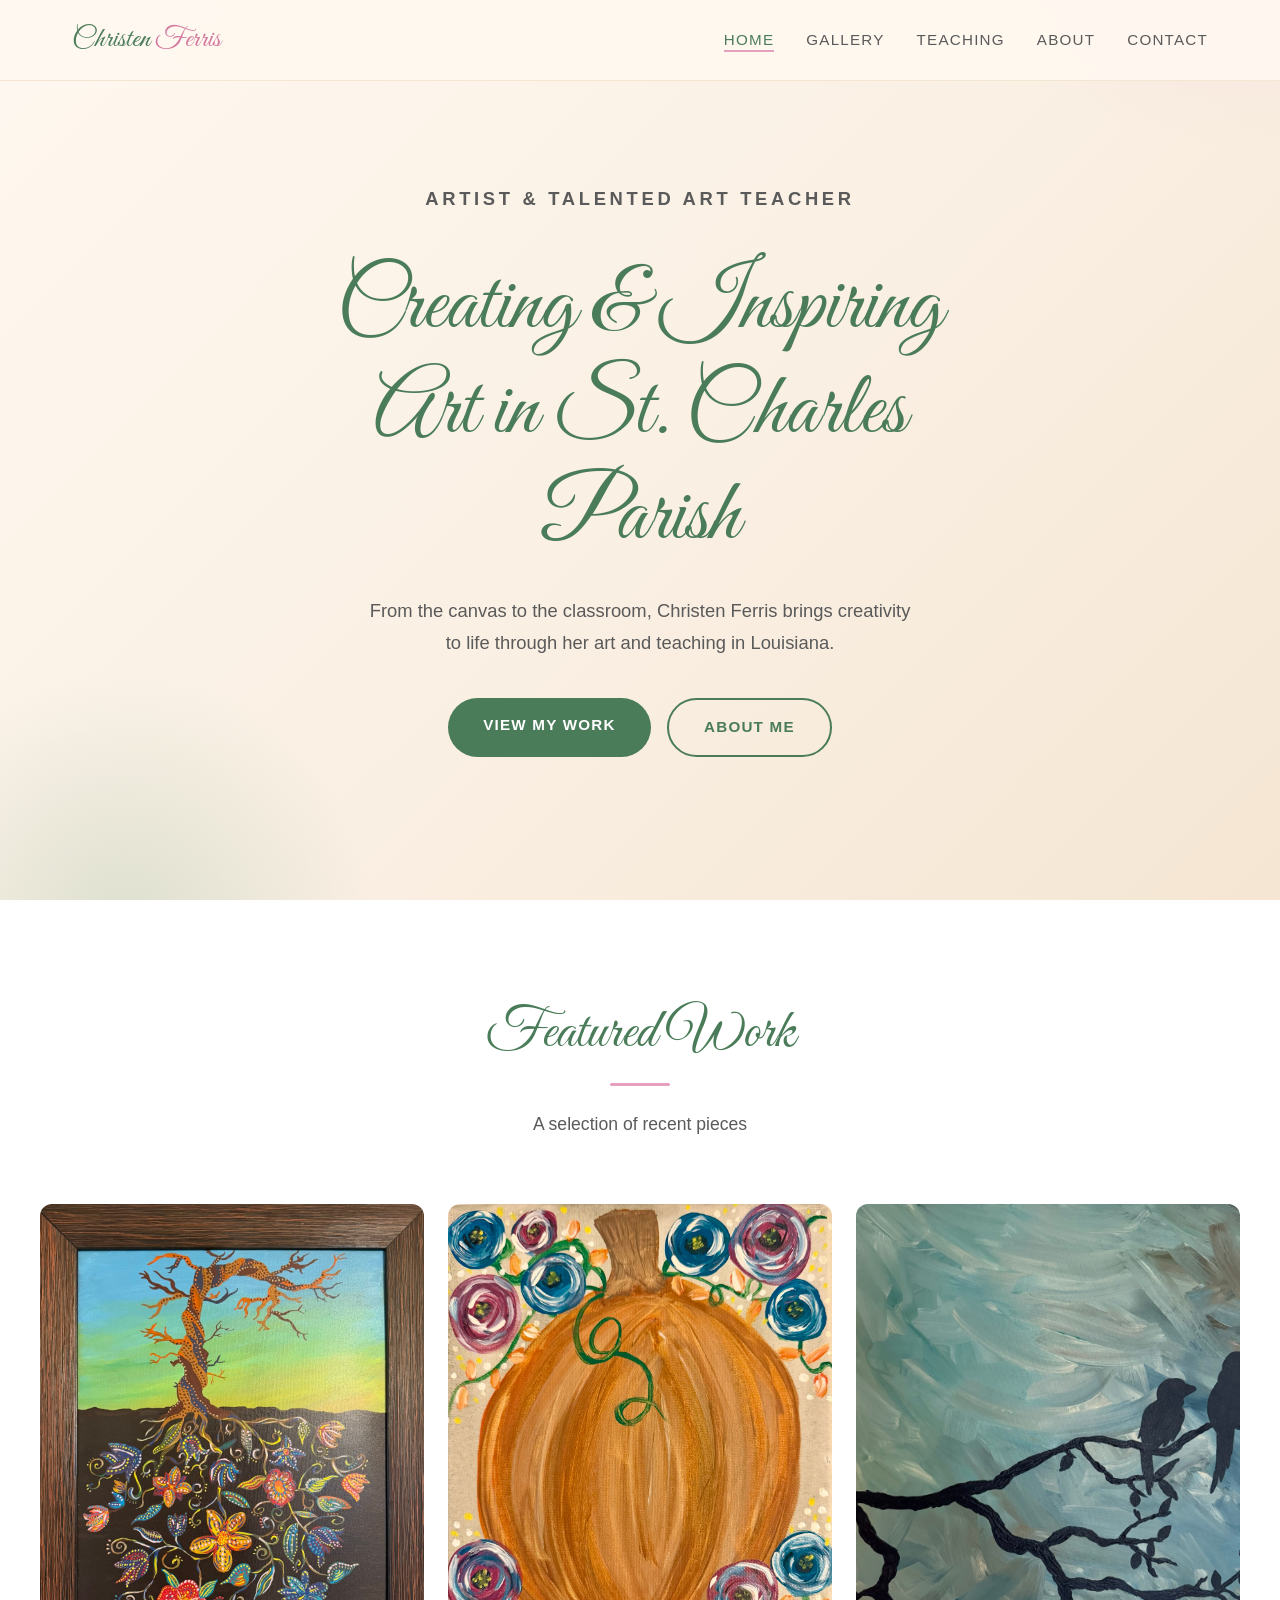
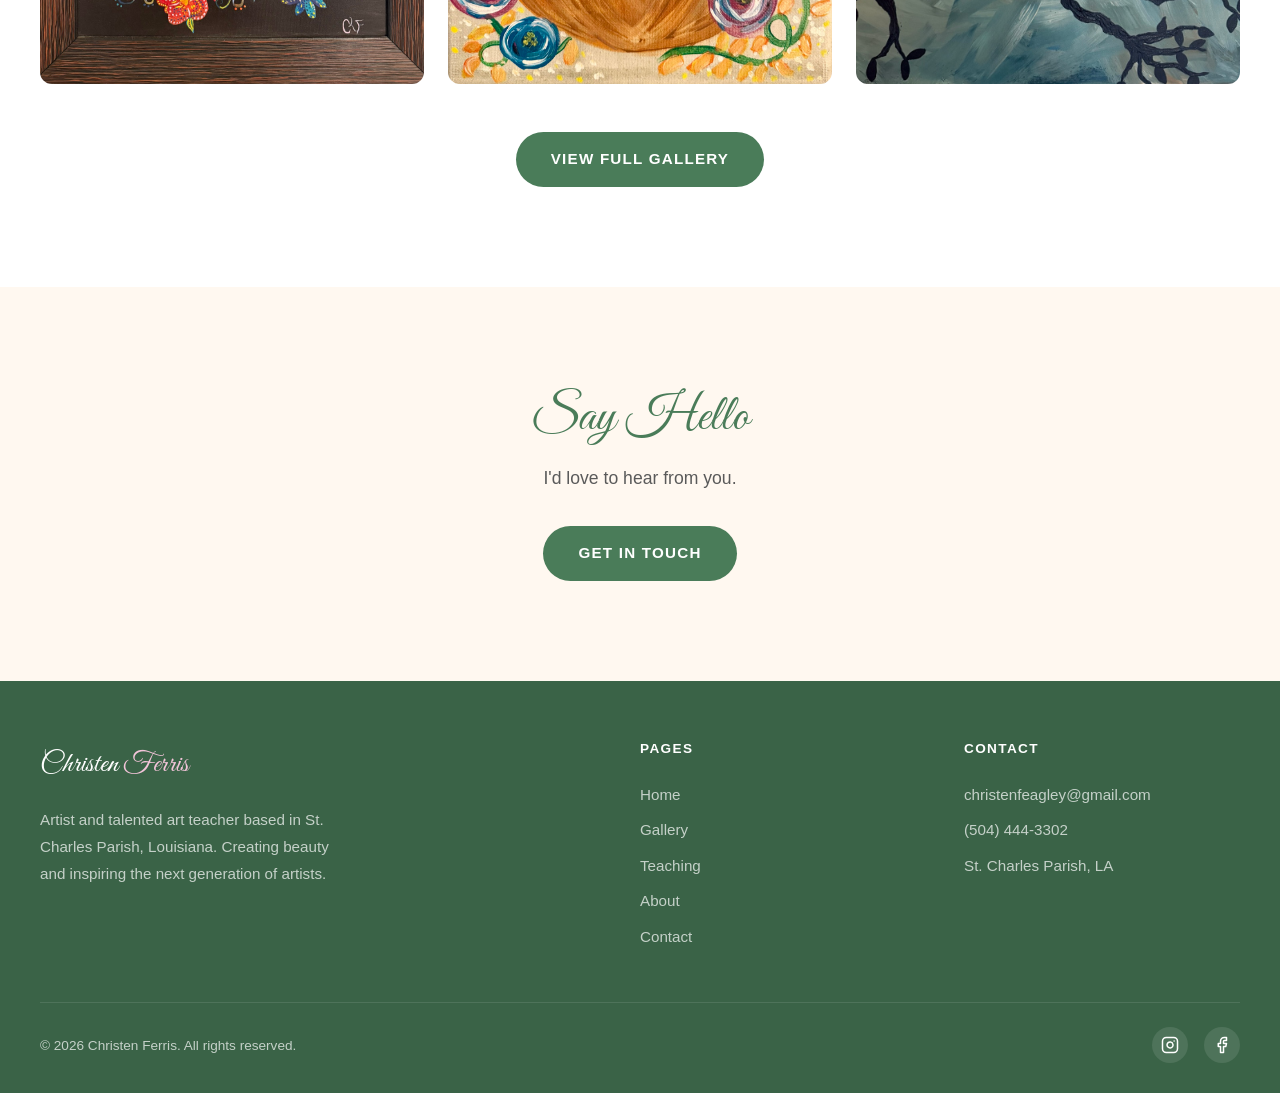
<file: index.html>
<!DOCTYPE html>
<html lang="en">
<head>
  <meta charset="UTF-8">
  <meta name="viewport" content="width=device-width, initial-scale=1.0">
  <title>Christen Ferris | Artist & Talented Art Teacher | St. Charles Parish, LA</title>
  <meta name="description" content="Christen Ferris is an artist and talented art teacher in St. Charles Parish, Louisiana. Explore her artwork and learn about her passion for teaching.">
  <link rel="stylesheet" href="styles.css">
</head>
<body>

  <nav class="nav" id="nav">
    <div class="nav-inner">
      <a href="index.html" class="nav-logo">Christen <span>Ferris</span></a>
      <ul class="nav-links" id="navLinks">
        <li><a href="index.html" class="active">Home</a></li>
        <li><a href="gallery.html">Gallery</a></li>
        <li><a href="teaching.html">Teaching</a></li>
        <li><a href="about.html">About</a></li>
        <li><a href="contact.html">Contact</a></li>
      </ul>
      <button class="nav-toggle" id="navToggle" aria-label="Toggle navigation">
        <span></span>
        <span></span>
        <span></span>
      </button>
    </div>
  </nav>

  <div class="mobile-menu" id="mobileMenu">
    <ul class="mobile-menu-links">
      <li><a href="index.html" class="active">Home</a></li>
      <li><a href="gallery.html">Gallery</a></li>
      <li><a href="teaching.html">Teaching</a></li>
      <li><a href="about.html">About</a></li>
      <li><a href="contact.html">Contact</a></li>
    </ul>
  </div>

  <section class="hero">
    <div class="hero-content">
      <p class="hero-subtitle">Artist & Talented Art Teacher</p>
      <h1>Creating & Inspiring Art in St. Charles Parish</h1>
      <p>From the canvas to the classroom, Christen Ferris brings creativity to life through her art and teaching in Louisiana.</p>
      <div class="btn-group">
        <a href="gallery.html" class="btn btn-primary">View My Work</a>
        <a href="about.html" class="btn btn-secondary">About Me</a>
      </div>
    </div>
  </section>

  <section class="section section-alt">
    <div class="container">
      <div class="section-header">
        <h2>Featured Work</h2>
        <div class="accent-line"></div>
        <p>A selection of recent pieces</p>
      </div>
      <div class="gallery-grid">
        <div class="gallery-item">
          <img src="images/tree-floral-roots.jpg" alt="Tree with floral roots — acrylic painting by Christen Ferris">
        </div>
        <div class="gallery-item">
          <img src="images/pumpkin-roses.jpg" alt="Pumpkin with roses — acrylic painting by Christen Ferris">
        </div>
        <div class="gallery-item">
          <img src="images/birds-on-branch.jpg" alt="Birds on a branch silhouette — acrylic painting by Christen Ferris">
        </div>
      </div>
      <div style="text-align: center; margin-top: 3rem;">
        <a href="gallery.html" class="btn btn-primary">View Full Gallery</a>
      </div>
    </div>
  </section>

  <section class="section" style="text-align: center;">
    <div class="container">
      <h2 style="font-size: clamp(2.5rem, 5vw, 3.2rem); color: var(--green); margin-bottom: 1rem;">Say Hello</h2>
      <p style="font-size: 1.1rem; color: var(--text-light); max-width: 500px; margin: 0 auto 2rem;">I'd love to hear from you.</p>
      <a href="contact.html" class="btn btn-primary">Get in Touch</a>
    </div>
  </section>

  <footer class="footer">
    <div class="footer-inner">
      <div class="footer-brand">
        <a href="index.html" class="nav-logo">Christen <span>Ferris</span></a>
        <p>Artist and talented art teacher based in St. Charles Parish, Louisiana. Creating beauty and inspiring the next generation of artists.</p>
      </div>
      <div>
        <h4>Pages</h4>
        <ul class="footer-links">
          <li><a href="index.html">Home</a></li>
          <li><a href="gallery.html">Gallery</a></li>
          <li><a href="teaching.html">Teaching</a></li>
          <li><a href="about.html">About</a></li>
          <li><a href="contact.html">Contact</a></li>
        </ul>
      </div>
      <div>
        <h4>Contact</h4>
        <ul class="footer-links">
          <li><a href="mailto:christenfeagley@gmail.com">christenfeagley@gmail.com</a></li>
          <li><a href="tel:5044443302">(504) 444-3302</a></li>
          <li><a href="#">St. Charles Parish, LA</a></li>
        </ul>
      </div>
    </div>
    <div class="footer-bottom">
      <p>&copy; 2026 Christen Ferris. All rights reserved.</p>
      <div class="social-links">
        <a href="#" aria-label="Instagram">
          <svg width="18" height="18" viewBox="0 0 24 24" fill="none" stroke="currentColor" stroke-width="2" stroke-linecap="round" stroke-linejoin="round"><rect x="2" y="2" width="20" height="20" rx="5"/><path d="M16 11.37A4 4 0 1 1 12.63 8 4 4 0 0 1 16 11.37z"/><line x1="17.5" y1="6.5" x2="17.51" y2="6.5"/></svg>
        </a>
        <a href="#" aria-label="Facebook">
          <svg width="18" height="18" viewBox="0 0 24 24" fill="none" stroke="currentColor" stroke-width="2" stroke-linecap="round" stroke-linejoin="round"><path d="M18 2h-3a5 5 0 0 0-5 5v3H7v4h3v8h4v-8h3l1-4h-4V7a1 1 0 0 1 1-1h3z"/></svg>
        </a>
      </div>
    </div>
  </footer>

  <script>
    const nav = document.getElementById('nav');
    const navToggle = document.getElementById('navToggle');
    const mobileMenu = document.getElementById('mobileMenu');

    window.addEventListener('scroll', () => {
      nav.classList.toggle('scrolled', window.scrollY > 50);
    });

    function toggleMenu() {
      const opening = !mobileMenu.classList.contains('open');
      navToggle.classList.toggle('open', opening);
      mobileMenu.classList.toggle('open', opening);
      document.body.style.overflow = opening ? 'hidden' : '';
    }

    navToggle.addEventListener('click', toggleMenu);

    mobileMenu.querySelectorAll('a').forEach(link => {
      link.addEventListener('click', () => {
        if (mobileMenu.classList.contains('open')) toggleMenu();
      });
    });

    document.addEventListener('keydown', (e) => {
      if (e.key === 'Escape' && mobileMenu.classList.contains('open')) toggleMenu();
    });
  </script>

</body>
</html>
</file>
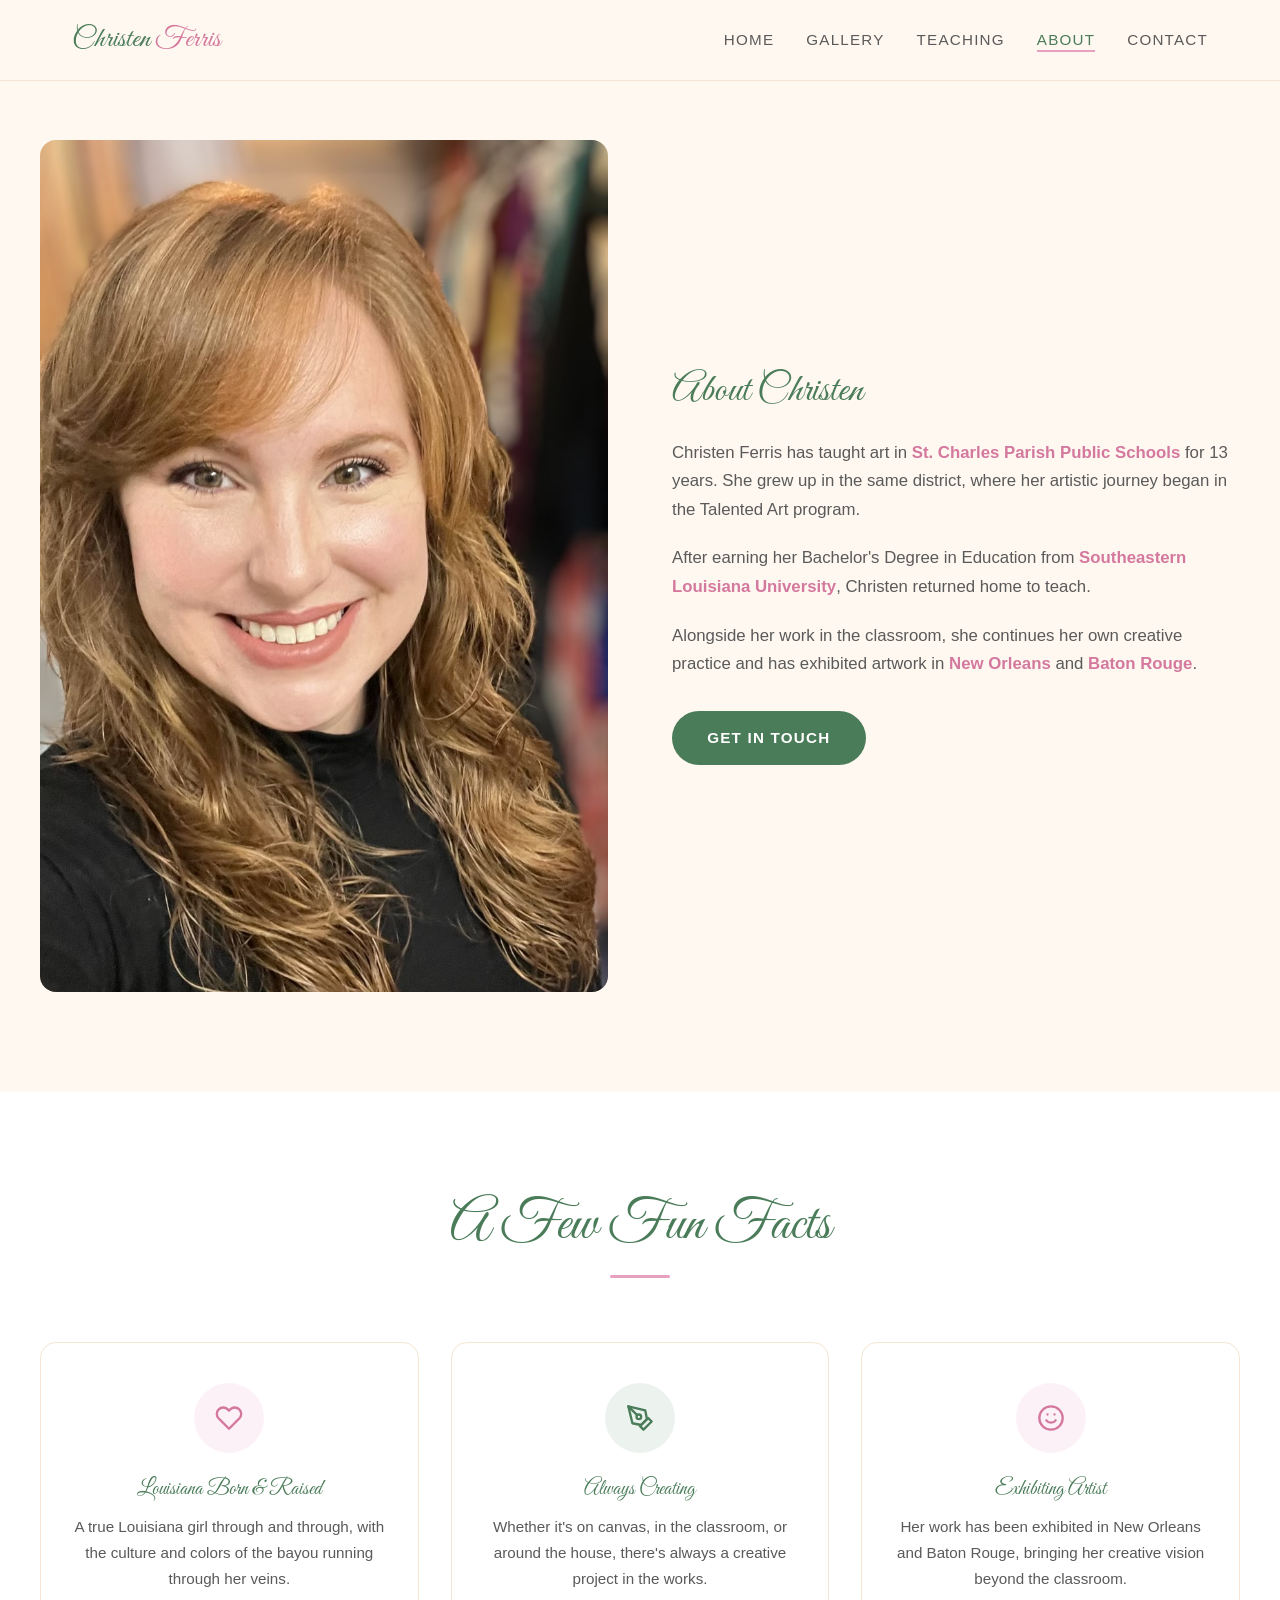
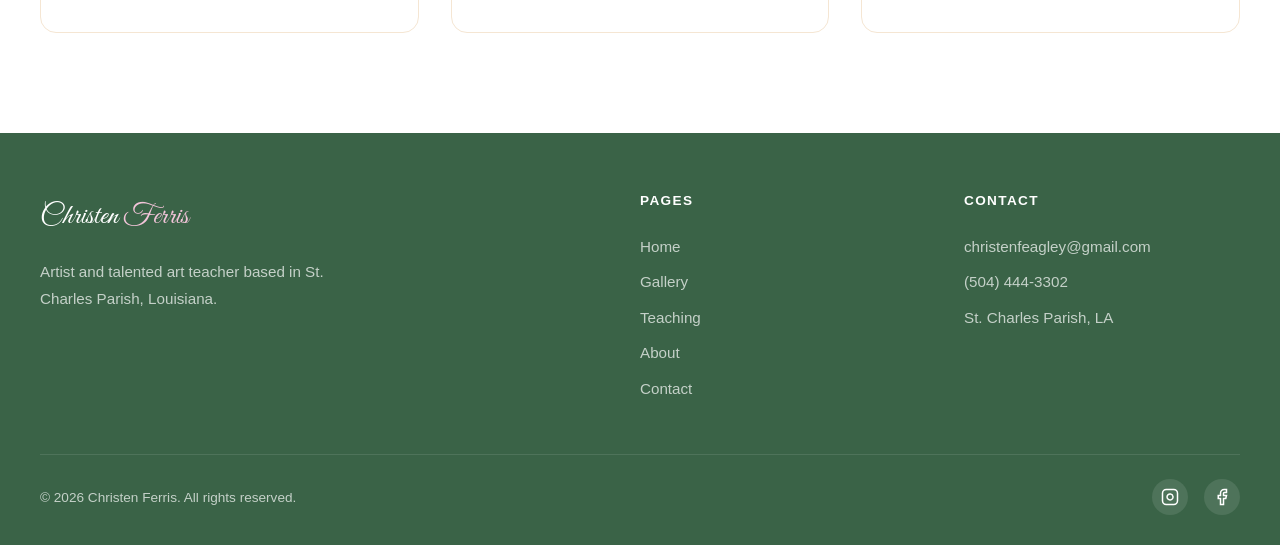
<file: about.html>
<!DOCTYPE html>
<html lang="en">
<head>
  <meta charset="UTF-8">
  <meta name="viewport" content="width=device-width, initial-scale=1.0">
  <title>About | Christen Ferris</title>
  <meta name="description" content="Learn about Christen Ferris — artist, talented art teacher, and creative force in St. Charles Parish, Louisiana.">
  <link rel="stylesheet" href="styles.css">
</head>
<body>

  <nav class="nav" id="nav">
    <div class="nav-inner">
      <a href="index.html" class="nav-logo">Christen <span>Ferris</span></a>
      <ul class="nav-links" id="navLinks">
        <li><a href="index.html">Home</a></li>
        <li><a href="gallery.html">Gallery</a></li>
        <li><a href="teaching.html">Teaching</a></li>
        <li><a href="about.html" class="active">About</a></li>
        <li><a href="contact.html">Contact</a></li>
      </ul>
      <button class="nav-toggle" id="navToggle" aria-label="Toggle navigation">
        <span></span><span></span><span></span>
      </button>
    </div>
  </nav>

  <div class="mobile-menu" id="mobileMenu">
    <ul class="mobile-menu-links">
      <li><a href="index.html">Home</a></li>
      <li><a href="gallery.html">Gallery</a></li>
      <li><a href="teaching.html">Teaching</a></li>
      <li><a href="about.html" class="active">About</a></li>
      <li><a href="contact.html">Contact</a></li>
    </ul>
  </div>

  <section class="section" style="padding-top: 140px;">
    <div class="container">
      <div class="about-grid">
        <div class="about-image">
          <img src="images/christen-headshot.jpg" alt="Christen Ferris — artist and talented art teacher in St. Charles Parish, Louisiana" style="width: 100%; height: 100%; object-fit: cover; object-position: center top;">
        </div>
        <div class="about-text">
          <h2>About Christen</h2>
          <p>Christen Ferris has taught art in <span class="highlight">St. Charles Parish Public Schools</span> for 13 years. She grew up in the same district, where her artistic journey began in the Talented Art program.</p>
          <p>After earning her Bachelor's Degree in Education from <span class="highlight">Southeastern Louisiana University</span>, Christen returned home to teach.</p>
          <p>Alongside her work in the classroom, she continues her own creative practice and has exhibited artwork in <span class="highlight">New Orleans</span> and <span class="highlight">Baton Rouge</span>.</p>
          <div style="margin-top: 2rem;">
            <a href="contact.html" class="btn btn-primary">Get in Touch</a>
          </div>
        </div>
      </div>
    </div>
  </section>

  <section class="section section-alt">
    <div class="container">
      <div class="section-header">
        <h2>A Few Fun Facts</h2>
        <div class="accent-line"></div>
      </div>
      <div class="features">
        <div class="feature-card">
          <div class="feature-icon feature-icon-pink">
            <svg width="28" height="28" viewBox="0 0 24 24" fill="none" stroke="currentColor" stroke-width="2" stroke-linecap="round" stroke-linejoin="round">
              <path d="M20.84 4.61a5.5 5.5 0 0 0-7.78 0L12 5.67l-1.06-1.06a5.5 5.5 0 0 0-7.78 7.78l1.06 1.06L12 21.23l7.78-7.78 1.06-1.06a5.5 5.5 0 0 0 0-7.78z"/>
            </svg>
          </div>
          <h3>Louisiana Born & Raised</h3>
          <p>A true Louisiana girl through and through, with the culture and colors of the bayou running through her veins.</p>
        </div>
        <div class="feature-card">
          <div class="feature-icon feature-icon-green">
            <svg width="28" height="28" viewBox="0 0 24 24" fill="none" stroke="currentColor" stroke-width="2" stroke-linecap="round" stroke-linejoin="round">
              <path d="M12 19l7-7 3 3-7 7-3-3z"/>
              <path d="M18 13l-1.5-7.5L2 2l3.5 14.5L13 18l5-5z"/>
              <path d="M2 2l7.586 7.586"/>
              <circle cx="11" cy="11" r="2"/>
            </svg>
          </div>
          <h3>Always Creating</h3>
          <p>Whether it's on canvas, in the classroom, or around the house, there's always a creative project in the works.</p>
        </div>
        <div class="feature-card">
          <div class="feature-icon feature-icon-pink">
            <svg width="28" height="28" viewBox="0 0 24 24" fill="none" stroke="currentColor" stroke-width="2" stroke-linecap="round" stroke-linejoin="round">
              <circle cx="12" cy="12" r="10"/>
              <path d="M8 14s1.5 2 4 2 4-2 4-2"/>
              <line x1="9" y1="9" x2="9.01" y2="9"/>
              <line x1="15" y1="9" x2="15.01" y2="9"/>
            </svg>
          </div>
          <h3>Exhibiting Artist</h3>
          <p>Her work has been exhibited in New Orleans and Baton Rouge, bringing her creative vision beyond the classroom.</p>
        </div>
      </div>
    </div>
  </section>

  <footer class="footer">
    <div class="footer-inner">
      <div class="footer-brand">
        <a href="index.html" class="nav-logo">Christen <span>Ferris</span></a>
        <p>Artist and talented art teacher based in St. Charles Parish, Louisiana.</p>
      </div>
      <div>
        <h4>Pages</h4>
        <ul class="footer-links">
          <li><a href="index.html">Home</a></li>
          <li><a href="gallery.html">Gallery</a></li>
          <li><a href="teaching.html">Teaching</a></li>
          <li><a href="about.html">About</a></li>
          <li><a href="contact.html">Contact</a></li>
        </ul>
      </div>
      <div>
        <h4>Contact</h4>
        <ul class="footer-links">
          <li><a href="mailto:christenfeagley@gmail.com">christenfeagley@gmail.com</a></li>
          <li><a href="tel:5044443302">(504) 444-3302</a></li>
          <li><a href="#">St. Charles Parish, LA</a></li>
        </ul>
      </div>
    </div>
    <div class="footer-bottom">
      <p>&copy; 2026 Christen Ferris. All rights reserved.</p>
      <div class="social-links">
        <a href="#" aria-label="Instagram"><svg width="18" height="18" viewBox="0 0 24 24" fill="none" stroke="currentColor" stroke-width="2"><rect x="2" y="2" width="20" height="20" rx="5"/><path d="M16 11.37A4 4 0 1 1 12.63 8 4 4 0 0 1 16 11.37z"/><line x1="17.5" y1="6.5" x2="17.51" y2="6.5"/></svg></a>
        <a href="#" aria-label="Facebook"><svg width="18" height="18" viewBox="0 0 24 24" fill="none" stroke="currentColor" stroke-width="2"><path d="M18 2h-3a5 5 0 0 0-5 5v3H7v4h3v8h4v-8h3l1-4h-4V7a1 1 0 0 1 1-1h3z"/></svg></a>
      </div>
    </div>
  </footer>

  <script>
    const nav = document.getElementById('nav');
    const navToggle = document.getElementById('navToggle');
    const mobileMenu = document.getElementById('mobileMenu');
    window.addEventListener('scroll', () => nav.classList.toggle('scrolled', window.scrollY > 50));
    function toggleMenu() {
      const opening = !mobileMenu.classList.contains('open');
      navToggle.classList.toggle('open', opening);
      mobileMenu.classList.toggle('open', opening);
      document.body.style.overflow = opening ? 'hidden' : '';
    }
    navToggle.addEventListener('click', toggleMenu);
    mobileMenu.querySelectorAll('a').forEach(link => {
      link.addEventListener('click', () => { if (mobileMenu.classList.contains('open')) toggleMenu(); });
    });
    document.addEventListener('keydown', (e) => {
      if (e.key === 'Escape' && mobileMenu.classList.contains('open')) toggleMenu();
    });
  </script>

</body>
</html>
</file>
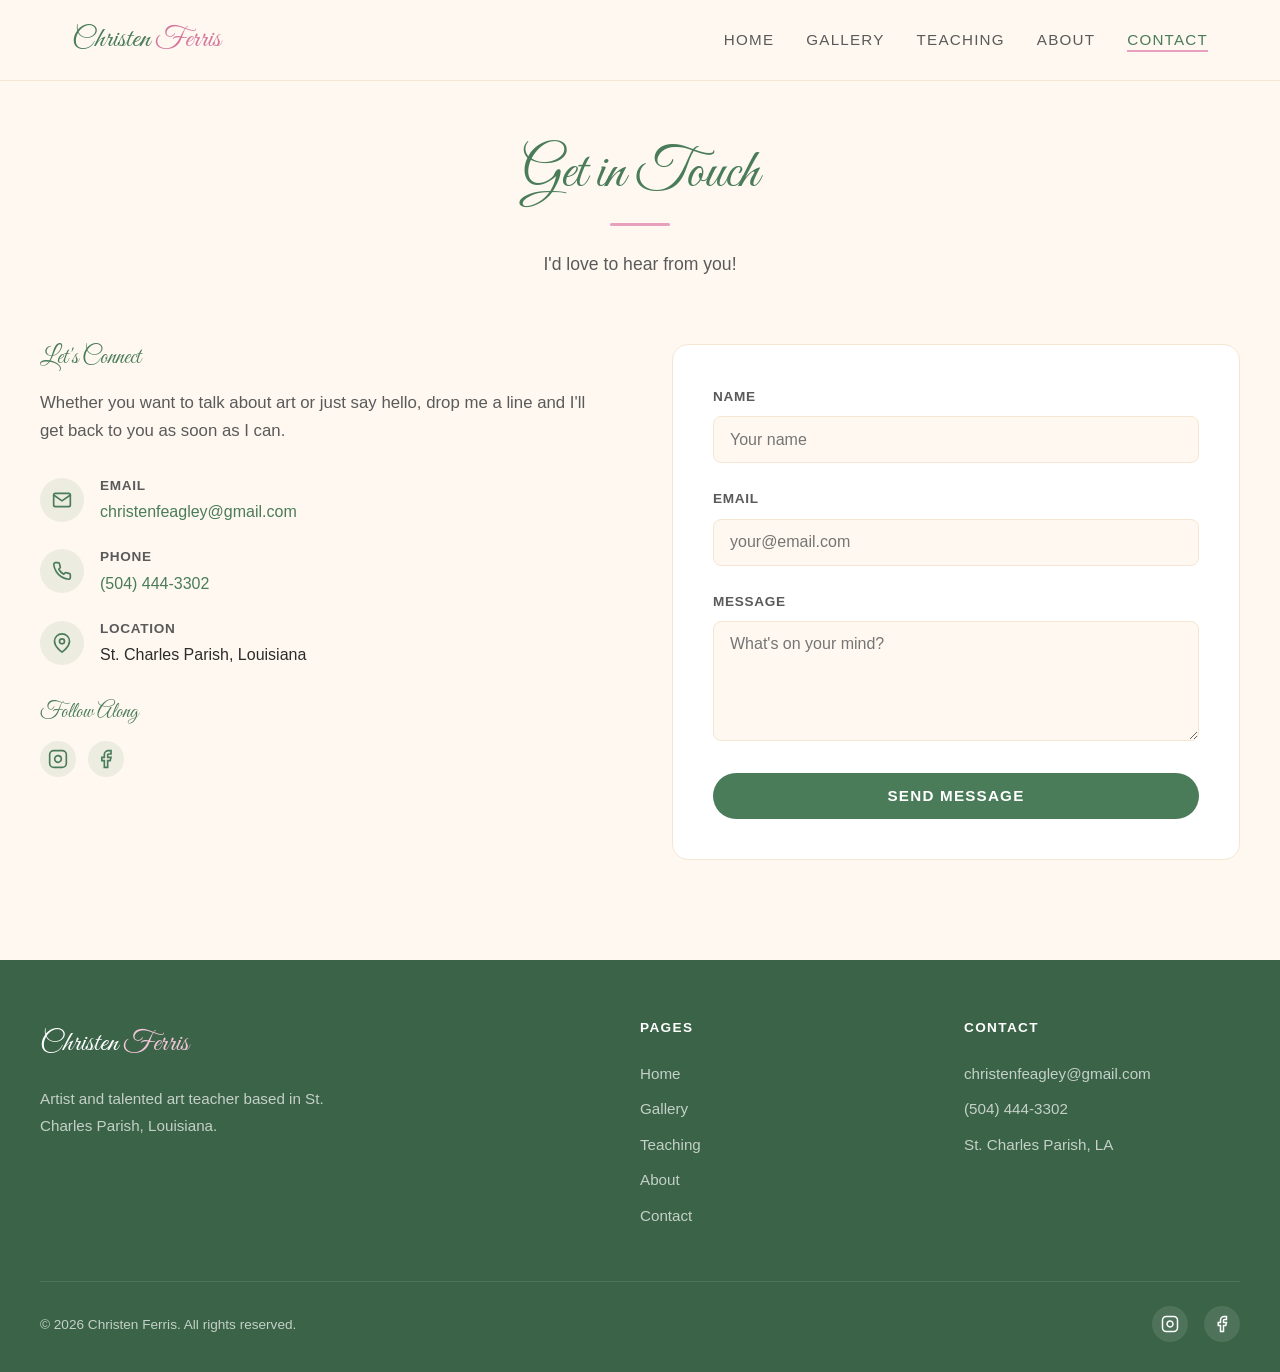
<file: contact.html>
<!DOCTYPE html>
<html lang="en">
<head>
  <meta charset="UTF-8">
  <meta name="viewport" content="width=device-width, initial-scale=1.0">
  <title>Contact | Christen Ferris</title>
  <meta name="description" content="Get in touch with Christen Ferris — artist and talented art teacher in St. Charles Parish, Louisiana.">
  <link rel="stylesheet" href="styles.css">
</head>
<body>

  <nav class="nav" id="nav">
    <div class="nav-inner">
      <a href="index.html" class="nav-logo">Christen <span>Ferris</span></a>
      <ul class="nav-links" id="navLinks">
        <li><a href="index.html">Home</a></li>
        <li><a href="gallery.html">Gallery</a></li>
        <li><a href="teaching.html">Teaching</a></li>
        <li><a href="about.html">About</a></li>
        <li><a href="contact.html" class="active">Contact</a></li>
      </ul>
      <button class="nav-toggle" id="navToggle" aria-label="Toggle navigation">
        <span></span><span></span><span></span>
      </button>
    </div>
  </nav>

  <div class="mobile-menu" id="mobileMenu">
    <ul class="mobile-menu-links">
      <li><a href="index.html">Home</a></li>
      <li><a href="gallery.html">Gallery</a></li>
      <li><a href="teaching.html">Teaching</a></li>
      <li><a href="about.html">About</a></li>
      <li><a href="contact.html" class="active">Contact</a></li>
    </ul>
  </div>

  <section class="section" style="padding-top: 140px;">
    <div class="container">
      <div class="section-header">
        <h2>Get in Touch</h2>
        <div class="accent-line"></div>
        <p>I'd love to hear from you!</p>
      </div>

      <div class="contact-grid">
        <div class="contact-info">
          <h3>Let's Connect</h3>
          <p>Whether you want to talk about art or just say hello, drop me a line and I'll get back to you as soon as I can.</p>

          <div class="contact-detail">
            <div class="contact-detail-icon">
              <svg width="20" height="20" viewBox="0 0 24 24" fill="none" stroke="currentColor" stroke-width="2" stroke-linecap="round" stroke-linejoin="round"><path d="M4 4h16c1.1 0 2 .9 2 2v12c0 1.1-.9 2-2 2H4c-1.1 0-2-.9-2-2V6c0-1.1.9-2 2-2z"/><polyline points="22,6 12,13 2,6"/></svg>
            </div>
            <div>
              <h4>Email</h4>
              <p><a href="mailto:christenfeagley@gmail.com">christenfeagley@gmail.com</a></p>
            </div>
          </div>

          <div class="contact-detail">
            <div class="contact-detail-icon">
              <svg width="20" height="20" viewBox="0 0 24 24" fill="none" stroke="currentColor" stroke-width="2" stroke-linecap="round" stroke-linejoin="round"><path d="M22 16.92v3a2 2 0 0 1-2.18 2 19.79 19.79 0 0 1-8.63-3.07 19.5 19.5 0 0 1-6-6 19.79 19.79 0 0 1-3.07-8.67A2 2 0 0 1 4.11 2h3a2 2 0 0 1 2 1.72 12.84 12.84 0 0 0 .7 2.81 2 2 0 0 1-.45 2.11L8.09 9.91a16 16 0 0 0 6 6l1.27-1.27a2 2 0 0 1 2.11-.45 12.84 12.84 0 0 0 2.81.7A2 2 0 0 1 22 16.92z"/></svg>
            </div>
            <div>
              <h4>Phone</h4>
              <p><a href="tel:5044443302">(504) 444-3302</a></p>
            </div>
          </div>

          <div class="contact-detail">
            <div class="contact-detail-icon">
              <svg width="20" height="20" viewBox="0 0 24 24" fill="none" stroke="currentColor" stroke-width="2" stroke-linecap="round" stroke-linejoin="round"><path d="M21 10c0 7-9 13-9 13s-9-6-9-13a9 9 0 0 1 18 0z"/><circle cx="12" cy="10" r="3"/></svg>
            </div>
            <div>
              <h4>Location</h4>
              <p>St. Charles Parish, Louisiana</p>
            </div>
          </div>

          <div style="margin-top: 2rem;">
            <h3 style="font-size: 1.3rem; margin-bottom: 1rem;">Follow Along</h3>
            <div class="social-links" style="gap: 0.75rem;">
              <a href="#" aria-label="Instagram" style="background: rgba(74, 124, 89, 0.1); color: var(--green);">
                <svg width="20" height="20" viewBox="0 0 24 24" fill="none" stroke="currentColor" stroke-width="2"><rect x="2" y="2" width="20" height="20" rx="5"/><path d="M16 11.37A4 4 0 1 1 12.63 8 4 4 0 0 1 16 11.37z"/><line x1="17.5" y1="6.5" x2="17.51" y2="6.5"/></svg>
              </a>
              <a href="#" aria-label="Facebook" style="background: rgba(74, 124, 89, 0.1); color: var(--green);">
                <svg width="20" height="20" viewBox="0 0 24 24" fill="none" stroke="currentColor" stroke-width="2"><path d="M18 2h-3a5 5 0 0 0-5 5v3H7v4h3v8h4v-8h3l1-4h-4V7a1 1 0 0 1 1-1h3z"/></svg>
              </a>
            </div>
          </div>
        </div>

        <div class="contact-form">
          <form id="contactForm">
            <div class="form-group">
              <label for="name">Name</label>
              <input type="text" id="name" name="name" placeholder="Your name" required>
            </div>
            <div class="form-group">
              <label for="email">Email</label>
              <input type="email" id="email" name="email" placeholder="your@email.com" required>
            </div>
            <div class="form-group">
              <label for="message">Message</label>
              <textarea id="message" name="message" placeholder="What's on your mind?" required></textarea>
            </div>
            <button type="submit" class="btn btn-primary" style="width: 100%;">Send Message</button>
          </form>
        </div>
      </div>
    </div>
  </section>

  <footer class="footer">
    <div class="footer-inner">
      <div class="footer-brand">
        <a href="index.html" class="nav-logo">Christen <span>Ferris</span></a>
        <p>Artist and talented art teacher based in St. Charles Parish, Louisiana.</p>
      </div>
      <div>
        <h4>Pages</h4>
        <ul class="footer-links">
          <li><a href="index.html">Home</a></li>
          <li><a href="gallery.html">Gallery</a></li>
          <li><a href="teaching.html">Teaching</a></li>
          <li><a href="about.html">About</a></li>
          <li><a href="contact.html">Contact</a></li>
        </ul>
      </div>
      <div>
        <h4>Contact</h4>
        <ul class="footer-links">
          <li><a href="mailto:christenfeagley@gmail.com">christenfeagley@gmail.com</a></li>
          <li><a href="tel:5044443302">(504) 444-3302</a></li>
          <li><a href="#">St. Charles Parish, LA</a></li>
        </ul>
      </div>
    </div>
    <div class="footer-bottom">
      <p>&copy; 2026 Christen Ferris. All rights reserved.</p>
      <div class="social-links">
        <a href="#" aria-label="Instagram"><svg width="18" height="18" viewBox="0 0 24 24" fill="none" stroke="currentColor" stroke-width="2"><rect x="2" y="2" width="20" height="20" rx="5"/><path d="M16 11.37A4 4 0 1 1 12.63 8 4 4 0 0 1 16 11.37z"/><line x1="17.5" y1="6.5" x2="17.51" y2="6.5"/></svg></a>
        <a href="#" aria-label="Facebook"><svg width="18" height="18" viewBox="0 0 24 24" fill="none" stroke="currentColor" stroke-width="2"><path d="M18 2h-3a5 5 0 0 0-5 5v3H7v4h3v8h4v-8h3l1-4h-4V7a1 1 0 0 1 1-1h3z"/></svg></a>
      </div>
    </div>
  </footer>

  <script>
    const nav = document.getElementById('nav');
    const navToggle = document.getElementById('navToggle');
    const mobileMenu = document.getElementById('mobileMenu');
    window.addEventListener('scroll', () => nav.classList.toggle('scrolled', window.scrollY > 50));
    function toggleMenu() {
      const opening = !mobileMenu.classList.contains('open');
      navToggle.classList.toggle('open', opening);
      mobileMenu.classList.toggle('open', opening);
      document.body.style.overflow = opening ? 'hidden' : '';
    }
    navToggle.addEventListener('click', toggleMenu);
    mobileMenu.querySelectorAll('a').forEach(link => {
      link.addEventListener('click', () => { if (mobileMenu.classList.contains('open')) toggleMenu(); });
    });
    document.addEventListener('keydown', (e) => {
      if (e.key === 'Escape' && mobileMenu.classList.contains('open')) toggleMenu();
    });
  </script>

</body>
</html>
</file>
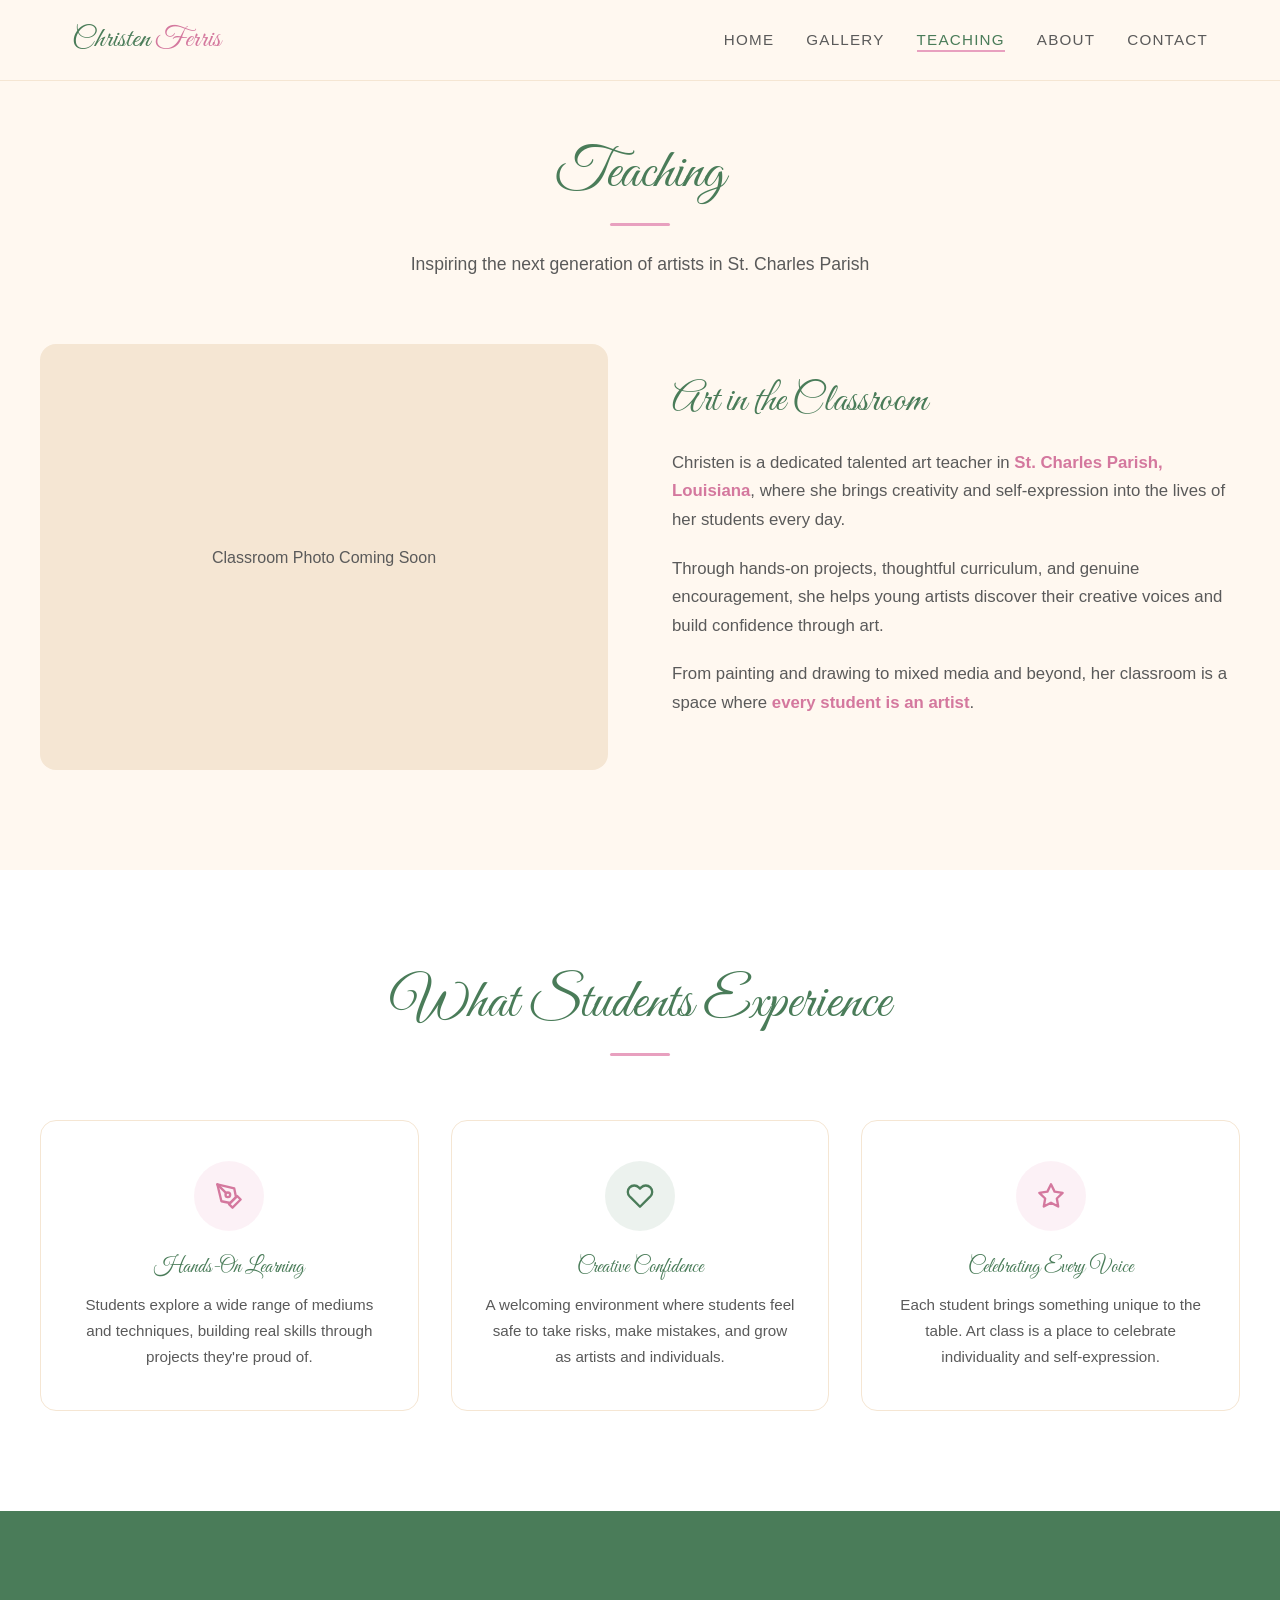
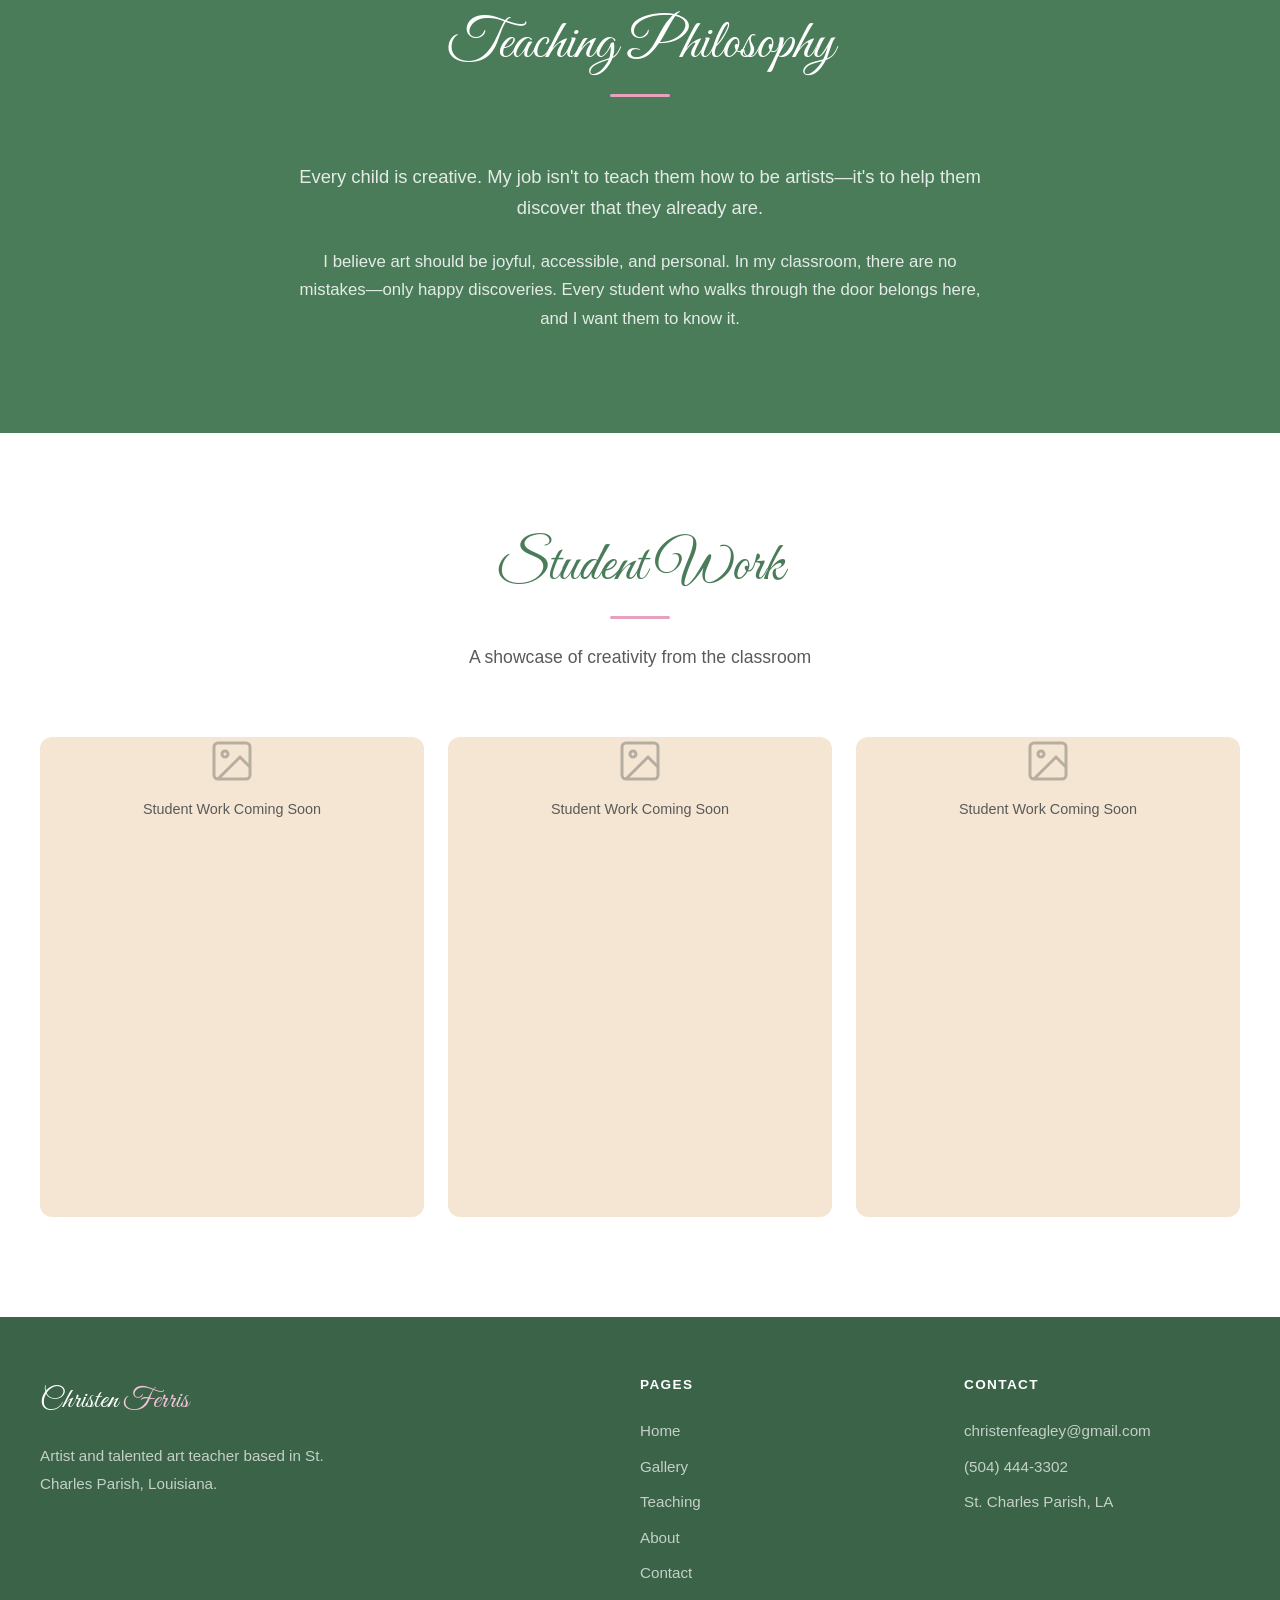
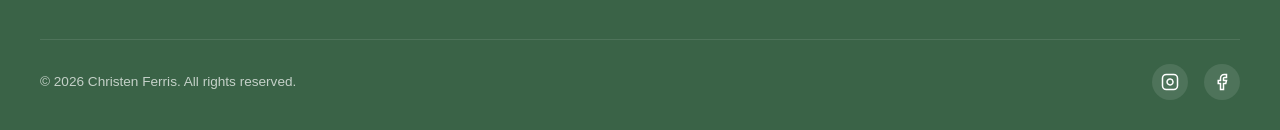
<file: teaching.html>
<!DOCTYPE html>
<html lang="en">
<head>
  <meta charset="UTF-8">
  <meta name="viewport" content="width=device-width, initial-scale=1.0">
  <title>Teaching | Christen Ferris</title>
  <meta name="description" content="Christen Ferris is a dedicated talented art teacher in St. Charles Parish, Louisiana, inspiring students through creativity and hands-on learning.">
  <link rel="stylesheet" href="styles.css">
</head>
<body>

  <nav class="nav" id="nav">
    <div class="nav-inner">
      <a href="index.html" class="nav-logo">Christen <span>Ferris</span></a>
      <ul class="nav-links" id="navLinks">
        <li><a href="index.html">Home</a></li>
        <li><a href="gallery.html">Gallery</a></li>
        <li><a href="teaching.html" class="active">Teaching</a></li>
        <li><a href="about.html">About</a></li>
        <li><a href="contact.html">Contact</a></li>
      </ul>
      <button class="nav-toggle" id="navToggle" aria-label="Toggle navigation">
        <span></span><span></span><span></span>
      </button>
    </div>
  </nav>

  <div class="mobile-menu" id="mobileMenu">
    <ul class="mobile-menu-links">
      <li><a href="index.html">Home</a></li>
      <li><a href="gallery.html">Gallery</a></li>
      <li><a href="teaching.html" class="active">Teaching</a></li>
      <li><a href="about.html">About</a></li>
      <li><a href="contact.html">Contact</a></li>
    </ul>
  </div>

  <section class="section" style="padding-top: 140px;">
    <div class="container">
      <div class="section-header">
        <h2>Teaching</h2>
        <div class="accent-line"></div>
        <p>Inspiring the next generation of artists in St. Charles Parish</p>
      </div>

      <div class="about-grid">
        <div class="about-image" style="aspect-ratio: 4/3;">
          <span>Classroom Photo Coming Soon</span>
        </div>
        <div class="about-text">
          <h2>Art in the Classroom</h2>
          <p>Christen is a dedicated talented art teacher in <span class="highlight">St. Charles Parish, Louisiana</span>, where she brings creativity and self-expression into the lives of her students every day.</p>
          <p>Through hands-on projects, thoughtful curriculum, and genuine encouragement, she helps young artists discover their creative voices and build confidence through art.</p>
          <p>From painting and drawing to mixed media and beyond, her classroom is a space where <span class="highlight">every student is an artist</span>.</p>
        </div>
      </div>
    </div>
  </section>

  <section class="section section-alt">
    <div class="container">
      <div class="section-header">
        <h2>What Students Experience</h2>
        <div class="accent-line"></div>
      </div>
      <div class="features">
        <div class="feature-card">
          <div class="feature-icon feature-icon-pink">
            <svg width="28" height="28" viewBox="0 0 24 24" fill="none" stroke="currentColor" stroke-width="2" stroke-linecap="round" stroke-linejoin="round">
              <path d="M12 19l7-7 3 3-7 7-3-3z"/>
              <path d="M18 13l-1.5-7.5L2 2l3.5 14.5L13 18l5-5z"/>
              <path d="M2 2l7.586 7.586"/>
              <circle cx="11" cy="11" r="2"/>
            </svg>
          </div>
          <h3>Hands-On Learning</h3>
          <p>Students explore a wide range of mediums and techniques, building real skills through projects they're proud of.</p>
        </div>
        <div class="feature-card">
          <div class="feature-icon feature-icon-green">
            <svg width="28" height="28" viewBox="0 0 24 24" fill="none" stroke="currentColor" stroke-width="2" stroke-linecap="round" stroke-linejoin="round">
              <path d="M20.84 4.61a5.5 5.5 0 0 0-7.78 0L12 5.67l-1.06-1.06a5.5 5.5 0 0 0-7.78 7.78l1.06 1.06L12 21.23l7.78-7.78 1.06-1.06a5.5 5.5 0 0 0 0-7.78z"/>
            </svg>
          </div>
          <h3>Creative Confidence</h3>
          <p>A welcoming environment where students feel safe to take risks, make mistakes, and grow as artists and individuals.</p>
        </div>
        <div class="feature-card">
          <div class="feature-icon feature-icon-pink">
            <svg width="28" height="28" viewBox="0 0 24 24" fill="none" stroke="currentColor" stroke-width="2" stroke-linecap="round" stroke-linejoin="round">
              <polygon points="12 2 15.09 8.26 22 9.27 17 14.14 18.18 21.02 12 17.77 5.82 21.02 7 14.14 2 9.27 8.91 8.26 12 2"/>
            </svg>
          </div>
          <h3>Celebrating Every Voice</h3>
          <p>Each student brings something unique to the table. Art class is a place to celebrate individuality and self-expression.</p>
        </div>
      </div>
    </div>
  </section>

  <section class="section section-green">
    <div class="container">
      <div class="section-header">
        <h2>Teaching Philosophy</h2>
        <div class="accent-line"></div>
      </div>
      <div style="max-width: 700px; margin: 0 auto; text-align: center;">
        <p style="font-size: 1.15rem; margin-bottom: 1.5rem;">Every child is creative. My job isn't to teach them how to be artists&mdash;it's to help them discover that they already are.</p>
        <p style="font-size: 1.05rem;">I believe art should be joyful, accessible, and personal. In my classroom, there are no mistakes&mdash;only happy discoveries. Every student who walks through the door belongs here, and I want them to know it.</p>
      </div>
    </div>
  </section>

  <section class="section section-alt">
    <div class="container">
      <div class="section-header">
        <h2>Student Work</h2>
        <div class="accent-line"></div>
        <p>A showcase of creativity from the classroom</p>
      </div>
      <div class="gallery-grid">
        <div class="gallery-item">
          <div class="gallery-placeholder">
            <svg viewBox="0 0 24 24" fill="none" stroke="currentColor" stroke-width="1.5"><rect x="3" y="3" width="18" height="18" rx="2"/><circle cx="8.5" cy="8.5" r="1.5"/><path d="M21 15l-5-5L5 21"/></svg>
            <span>Student Work Coming Soon</span>
          </div>
        </div>
        <div class="gallery-item">
          <div class="gallery-placeholder">
            <svg viewBox="0 0 24 24" fill="none" stroke="currentColor" stroke-width="1.5"><rect x="3" y="3" width="18" height="18" rx="2"/><circle cx="8.5" cy="8.5" r="1.5"/><path d="M21 15l-5-5L5 21"/></svg>
            <span>Student Work Coming Soon</span>
          </div>
        </div>
        <div class="gallery-item">
          <div class="gallery-placeholder">
            <svg viewBox="0 0 24 24" fill="none" stroke="currentColor" stroke-width="1.5"><rect x="3" y="3" width="18" height="18" rx="2"/><circle cx="8.5" cy="8.5" r="1.5"/><path d="M21 15l-5-5L5 21"/></svg>
            <span>Student Work Coming Soon</span>
          </div>
        </div>
      </div>
    </div>
  </section>

  <footer class="footer">
    <div class="footer-inner">
      <div class="footer-brand">
        <a href="index.html" class="nav-logo">Christen <span>Ferris</span></a>
        <p>Artist and talented art teacher based in St. Charles Parish, Louisiana.</p>
      </div>
      <div>
        <h4>Pages</h4>
        <ul class="footer-links">
          <li><a href="index.html">Home</a></li>
          <li><a href="gallery.html">Gallery</a></li>
          <li><a href="teaching.html">Teaching</a></li>
          <li><a href="about.html">About</a></li>
          <li><a href="contact.html">Contact</a></li>
        </ul>
      </div>
      <div>
        <h4>Contact</h4>
        <ul class="footer-links">
          <li><a href="mailto:christenfeagley@gmail.com">christenfeagley@gmail.com</a></li>
          <li><a href="tel:5044443302">(504) 444-3302</a></li>
          <li><a href="#">St. Charles Parish, LA</a></li>
        </ul>
      </div>
    </div>
    <div class="footer-bottom">
      <p>&copy; 2026 Christen Ferris. All rights reserved.</p>
      <div class="social-links">
        <a href="#" aria-label="Instagram"><svg width="18" height="18" viewBox="0 0 24 24" fill="none" stroke="currentColor" stroke-width="2"><rect x="2" y="2" width="20" height="20" rx="5"/><path d="M16 11.37A4 4 0 1 1 12.63 8 4 4 0 0 1 16 11.37z"/><line x1="17.5" y1="6.5" x2="17.51" y2="6.5"/></svg></a>
        <a href="#" aria-label="Facebook"><svg width="18" height="18" viewBox="0 0 24 24" fill="none" stroke="currentColor" stroke-width="2"><path d="M18 2h-3a5 5 0 0 0-5 5v3H7v4h3v8h4v-8h3l1-4h-4V7a1 1 0 0 1 1-1h3z"/></svg></a>
      </div>
    </div>
  </footer>

  <script>
    const nav = document.getElementById('nav');
    const navToggle = document.getElementById('navToggle');
    const mobileMenu = document.getElementById('mobileMenu');
    window.addEventListener('scroll', () => nav.classList.toggle('scrolled', window.scrollY > 50));
    function toggleMenu() {
      const opening = !mobileMenu.classList.contains('open');
      navToggle.classList.toggle('open', opening);
      mobileMenu.classList.toggle('open', opening);
      document.body.style.overflow = opening ? 'hidden' : '';
    }
    navToggle.addEventListener('click', toggleMenu);
    mobileMenu.querySelectorAll('a').forEach(link => {
      link.addEventListener('click', () => { if (mobileMenu.classList.contains('open')) toggleMenu(); });
    });
    document.addEventListener('keydown', (e) => {
      if (e.key === 'Escape' && mobileMenu.classList.contains('open')) toggleMenu();
    });
  </script>

</body>
</html>
</file>
<file: styles.css>
@import url('https://fonts.googleapis.com/css2?family=Great+Vibes&display=swap');

:root {
  --green: #4A7C59;
  --green-dark: #3A6347;
  --green-light: #6B9E7A;
  --pink: #E8A0BF;
  --pink-dark: #D4789E;
  --pink-light: #F2C4D9;
  --cream: #FFF8F0;
  --cream-dark: #F5E6D3;
  --cream-mid: #FAF0E4;
  --text: #2C2C2C;
  --text-light: #5A5A5A;
  --white: #FFFFFF;
}

* {
  margin: 0;
  padding: 0;
  box-sizing: border-box;
}

html {
  scroll-behavior: smooth;
}

body {
  font-family: 'Century Gothic', 'AppleGothic', sans-serif;
  color: var(--text);
  background-color: var(--cream);
  line-height: 1.7;
  font-weight: 300;
}

h1, h2, h3, h4 {
  font-family: 'Great Vibes', 'Elegant Script', cursive;
  font-weight: 400;
  line-height: 1.2;
}

a {
  color: var(--green);
  text-decoration: none;
  transition: color 0.3s ease;
}

a:hover {
  color: var(--green-dark);
}

img {
  max-width: 100%;
  height: auto;
}

/* ── Navigation ── */

.nav {
  position: fixed;
  top: 0;
  left: 0;
  right: 0;
  z-index: 100;
  background: rgba(255, 248, 240, 0.95);
  backdrop-filter: blur(10px);
  border-bottom: 1px solid var(--cream-dark);
  transition: box-shadow 0.3s ease;
}

.nav.scrolled {
  box-shadow: 0 2px 20px rgba(0, 0, 0, 0.08);
}

.nav-inner {
  max-width: 1200px;
  margin: 0 auto;
  padding: 0 2rem;
  display: flex;
  align-items: center;
  justify-content: space-between;
  height: 80px;
}

.nav-logo {
  font-family: 'Great Vibes', 'Elegant Script', cursive;
  font-size: 1.8rem;
  font-weight: 400;
  color: var(--green);
}

.nav-logo span {
  color: var(--pink-dark);
}

.nav-links {
  display: flex;
  gap: 2rem;
  list-style: none;
}

.nav-links a {
  font-size: 0.95rem;
  font-weight: 400;
  color: var(--text-light);
  text-transform: uppercase;
  letter-spacing: 0.08em;
  position: relative;
  padding: 0.25rem 0;
}

.nav-links a::after {
  content: '';
  position: absolute;
  bottom: 0;
  left: 0;
  width: 0;
  height: 2px;
  background: var(--pink);
  transition: width 0.3s ease;
}

.nav-links a:hover,
.nav-links a.active {
  color: var(--green);
}

.nav-links a:hover::after,
.nav-links a.active::after {
  width: 100%;
}

.nav-toggle {
  display: none;
  align-items: center;
  justify-content: center;
  width: 44px;
  height: 44px;
  cursor: pointer;
  background: none;
  border: none;
  padding: 0;
  position: relative;
  z-index: 110;
}

.nav-toggle span {
  display: block;
  width: 22px;
  height: 2px;
  background: var(--green);
  position: absolute;
  transition: transform 0.4s cubic-bezier(0.4, 0, 0.2, 1),
              opacity 0.4s cubic-bezier(0.4, 0, 0.2, 1);
}

.nav-toggle span:nth-child(1) {
  transform: translateY(-7px);
}

.nav-toggle span:nth-child(3) {
  transform: translateY(7px);
}

.nav-toggle.open span:nth-child(1) {
  transform: rotate(45deg);
}

.nav-toggle.open span:nth-child(2) {
  opacity: 0;
}

.nav-toggle.open span:nth-child(3) {
  transform: rotate(-45deg);
}

/* ── Mobile Menu Panel ── */

.mobile-menu {
  position: fixed;
  top: 80px;
  left: 0;
  right: 0;
  bottom: 0;
  z-index: 99;
  background: var(--cream);
  display: flex;
  align-items: center;
  justify-content: center;
  clip-path: inset(0 0 100% 0);
  visibility: hidden;
  transition: clip-path 0.45s cubic-bezier(0.4, 0, 0.2, 1),
              visibility 0.45s;
}

.mobile-menu.open {
  clip-path: inset(0 0 0 0);
  visibility: visible;
}

.mobile-menu-links {
  list-style: none;
  text-align: center;
  padding: 0;
  margin: 0;
}

.mobile-menu-links li {
  opacity: 0;
  transform: translateY(-10px);
  transition: opacity 0.35s cubic-bezier(0.4, 0, 0.2, 1),
              transform 0.35s cubic-bezier(0.4, 0, 0.2, 1);
}

.mobile-menu.open .mobile-menu-links li {
  opacity: 1;
  transform: translateY(0);
}

.mobile-menu.open .mobile-menu-links li:nth-child(1) { transition-delay: 0.12s; }
.mobile-menu.open .mobile-menu-links li:nth-child(2) { transition-delay: 0.2s; }
.mobile-menu.open .mobile-menu-links li:nth-child(3) { transition-delay: 0.28s; }
.mobile-menu.open .mobile-menu-links li:nth-child(4) { transition-delay: 0.36s; }
.mobile-menu.open .mobile-menu-links li:nth-child(5) { transition-delay: 0.44s; }

.mobile-menu-links a {
  font-family: 'Great Vibes', 'Elegant Script', cursive;
  font-size: 2.2rem;
  font-weight: 400;
  color: var(--text-light);
  letter-spacing: 0.02em;
  display: block;
  padding: 0.75rem 0;
  transition: color 0.3s ease;
}

.mobile-menu-links a:hover,
.mobile-menu-links a.active {
  color: var(--green);
}

/* ── Hero Section ── */

.hero {
  min-height: 100vh;
  display: flex;
  align-items: center;
  justify-content: center;
  text-align: center;
  padding: 120px 2rem 80px;
  background: linear-gradient(135deg, var(--cream) 0%, var(--cream-mid) 50%, var(--cream-dark) 100%);
  position: relative;
  overflow: hidden;
}

.hero::before {
  content: '';
  position: absolute;
  top: -50%;
  right: -20%;
  width: 600px;
  height: 600px;
  background: radial-gradient(circle, var(--pink-light) 0%, transparent 70%);
  opacity: 0.4;
  border-radius: 50%;
}

.hero::after {
  content: '';
  position: absolute;
  bottom: -30%;
  left: -10%;
  width: 500px;
  height: 500px;
  background: radial-gradient(circle, var(--green-light) 0%, transparent 70%);
  opacity: 0.2;
  border-radius: 50%;
}

.hero-content {
  position: relative;
  z-index: 1;
  max-width: 700px;
}

.hero-subtitle {
  font-family: 'Century Gothic', 'AppleGothic', sans-serif;
  font-size: 1rem;
  font-weight: 600;
  text-transform: uppercase;
  letter-spacing: 0.2em;
  color: var(--pink-dark);
  margin-bottom: 1rem;
}

.hero h1 {
  font-size: clamp(3rem, 7vw, 5.5rem);
  color: var(--green);
  margin-bottom: 1.5rem;
}

.hero p {
  font-size: 1.15rem;
  color: var(--text-light);
  max-width: 550px;
  margin: 0 auto 2.5rem;
}

.btn {
  display: inline-block;
  padding: 0.9rem 2.2rem;
  border-radius: 50px;
  font-family: 'Century Gothic', 'AppleGothic', sans-serif;
  font-size: 0.95rem;
  font-weight: 600;
  text-transform: uppercase;
  letter-spacing: 0.08em;
  transition: all 0.3s ease;
  cursor: pointer;
  border: none;
}

.btn-primary {
  background: var(--green);
  color: var(--white);
}

.btn-primary:hover {
  background: var(--green-dark);
  color: var(--white);
  transform: translateY(-2px);
  box-shadow: 0 6px 20px rgba(74, 124, 89, 0.3);
}

.btn-secondary {
  background: transparent;
  color: var(--green);
  border: 2px solid var(--green);
}

.btn-secondary:hover {
  background: var(--green);
  color: var(--white);
  transform: translateY(-2px);
}

.btn-pink {
  background: var(--pink);
  color: var(--white);
}

.btn-pink:hover {
  background: var(--pink-dark);
  color: var(--white);
  transform: translateY(-2px);
  box-shadow: 0 6px 20px rgba(232, 160, 191, 0.3);
}

.btn-group {
  display: flex;
  gap: 1rem;
  justify-content: center;
  flex-wrap: wrap;
}

/* ── Sections ── */

.section {
  padding: 100px 2rem;
}

.section-alt {
  background: var(--white);
}

.section-green {
  background: var(--green);
  color: var(--white);
}

.section-green h2,
.section-green h3 {
  color: var(--white);
}

.section-green p {
  color: rgba(255, 255, 255, 0.85);
}

.container {
  max-width: 1200px;
  margin: 0 auto;
}

.section-header {
  text-align: center;
  margin-bottom: 4rem;
}

.section-header h2 {
  font-size: clamp(2.5rem, 5vw, 3.5rem);
  color: var(--green);
  margin-bottom: 1rem;
}

.section-green .section-header h2 {
  color: var(--white);
}

.section-header .accent-line {
  width: 60px;
  height: 3px;
  background: var(--pink);
  margin: 0 auto 1.5rem;
  border-radius: 2px;
}

.section-header p {
  font-size: 1.1rem;
  color: var(--text-light);
  max-width: 600px;
  margin: 0 auto;
}

/* ── Gallery Grid ── */

.gallery-grid {
  display: grid;
  grid-template-columns: repeat(auto-fill, minmax(300px, 1fr));
  gap: 1.5rem;
}

.gallery-item {
  position: relative;
  overflow: hidden;
  border-radius: 12px;
  background: var(--cream-dark);
  cursor: pointer;
  aspect-ratio: 4 / 5;
}

.gallery-item img {
  width: 100%;
  height: 100%;
  object-fit: cover;
  display: block;
  transition: transform 0.5s ease;
}

/* ── Lightbox ── */

.lightbox {
  position: fixed;
  inset: 0;
  z-index: 200;
  background: rgba(0, 0, 0, 0.9);
  display: flex;
  align-items: center;
  justify-content: center;
  opacity: 0;
  visibility: hidden;
  transition: opacity 0.3s ease, visibility 0.3s ease;
  cursor: pointer;
}

.lightbox.active {
  opacity: 1;
  visibility: visible;
}

.lightbox img {
  max-width: 90vw;
  max-height: 90vh;
  object-fit: contain;
  border-radius: 8px;
  box-shadow: 0 20px 60px rgba(0, 0, 0, 0.5);
  cursor: default;
}

.lightbox-close {
  position: absolute;
  top: 1.5rem;
  right: 1.5rem;
  width: 44px;
  height: 44px;
  border: none;
  background: rgba(255, 255, 255, 0.15);
  border-radius: 50%;
  color: white;
  font-size: 1.5rem;
  cursor: pointer;
  display: flex;
  align-items: center;
  justify-content: center;
  transition: background 0.3s ease;
}

.lightbox-close:hover {
  background: rgba(255, 255, 255, 0.3);
}

.gallery-item:hover img {
  transform: scale(1.05);
}

.gallery-overlay {
  position: absolute;
  inset: 0;
  background: linear-gradient(to top, rgba(44, 44, 44, 0.7) 0%, transparent 50%);
  display: flex;
  align-items: flex-end;
  padding: 1.5rem;
  opacity: 0;
  transition: opacity 0.3s ease;
}

.gallery-item:hover .gallery-overlay {
  opacity: 1;
}

.gallery-overlay h3 {
  color: var(--white);
  font-size: 1.2rem;
}

.gallery-overlay p {
  color: rgba(255, 255, 255, 0.8);
  font-size: 0.85rem;
  margin-top: 0.25rem;
}

.gallery-placeholder {
  display: flex;
  align-items: center;
  justify-content: center;
  flex-direction: column;
  gap: 0.75rem;
  color: var(--text-light);
  font-size: 0.9rem;
}

.gallery-placeholder svg {
  width: 48px;
  height: 48px;
  opacity: 0.4;
}

/* ── Feature Cards ── */

.features {
  display: grid;
  grid-template-columns: repeat(auto-fit, minmax(280px, 1fr));
  gap: 2rem;
}

.feature-card {
  background: var(--white);
  border-radius: 16px;
  padding: 2.5rem 2rem;
  text-align: center;
  transition: transform 0.3s ease, box-shadow 0.3s ease;
  border: 1px solid var(--cream-dark);
}

.feature-card:hover {
  transform: translateY(-4px);
  box-shadow: 0 12px 40px rgba(0, 0, 0, 0.08);
}

.feature-icon {
  width: 70px;
  height: 70px;
  border-radius: 50%;
  display: flex;
  align-items: center;
  justify-content: center;
  margin: 0 auto 1.5rem;
  font-size: 1.8rem;
}

.feature-icon-green {
  background: rgba(74, 124, 89, 0.1);
  color: var(--green);
}

.feature-icon-pink {
  background: rgba(232, 160, 191, 0.15);
  color: var(--pink-dark);
}

.feature-card h3 {
  font-size: 1.3rem;
  color: var(--green);
  margin-bottom: 0.75rem;
}

.feature-card p {
  color: var(--text-light);
  font-size: 0.95rem;
}

/* ── Teaching Page ── */

.class-list {
  display: grid;
  grid-template-columns: repeat(auto-fit, minmax(340px, 1fr));
  gap: 2rem;
}

.class-card {
  background: var(--white);
  border-radius: 16px;
  overflow: hidden;
  border: 1px solid var(--cream-dark);
  transition: transform 0.3s ease, box-shadow 0.3s ease;
}

.class-card:hover {
  transform: translateY(-4px);
  box-shadow: 0 12px 40px rgba(0, 0, 0, 0.08);
}

.class-image {
  height: 200px;
  background: var(--cream-dark);
  display: flex;
  align-items: center;
  justify-content: center;
  color: var(--text-light);
  font-size: 0.9rem;
}

.class-info {
  padding: 2rem;
}

.class-tag {
  display: inline-block;
  padding: 0.3rem 0.8rem;
  border-radius: 50px;
  font-size: 0.75rem;
  font-weight: 600;
  text-transform: uppercase;
  letter-spacing: 0.05em;
  margin-bottom: 0.75rem;
}

.tag-kids {
  background: rgba(232, 160, 191, 0.15);
  color: var(--pink-dark);
}

.tag-adults {
  background: rgba(74, 124, 89, 0.1);
  color: var(--green);
}

.tag-all {
  background: var(--cream-dark);
  color: var(--text-light);
}

.class-info h3 {
  font-size: 1.3rem;
  color: var(--green);
  margin-bottom: 0.5rem;
}

.class-info p {
  color: var(--text-light);
  font-size: 0.95rem;
  margin-bottom: 1rem;
}

.class-details {
  display: flex;
  gap: 1.5rem;
  font-size: 0.85rem;
  color: var(--text-light);
}

.class-details span {
  display: flex;
  align-items: center;
  gap: 0.35rem;
}

/* ── About Page ── */

.about-grid {
  display: grid;
  grid-template-columns: 1fr 1fr;
  gap: 4rem;
  align-items: center;
}

.about-image {
  border-radius: 16px;
  overflow: hidden;
  aspect-ratio: 2/3;
  background: var(--cream-dark);
  display: flex;
  align-items: center;
  justify-content: center;
  color: var(--text-light);
}

.about-text h2 {
  font-size: 2.5rem;
  color: var(--green);
  margin-bottom: 1.5rem;
}

.about-text p {
  color: var(--text-light);
  margin-bottom: 1.25rem;
  font-size: 1.05rem;
}

.about-text .highlight {
  color: var(--pink-dark);
  font-weight: 600;
}

/* ── Contact ── */

.contact-grid {
  display: grid;
  grid-template-columns: 1fr 1fr;
  gap: 4rem;
}

.contact-info h3 {
  font-size: 1.5rem;
  color: var(--green);
  margin-bottom: 1rem;
}

.contact-info p {
  color: var(--text-light);
  margin-bottom: 2rem;
  font-size: 1.05rem;
}

.contact-detail {
  display: flex;
  align-items: flex-start;
  gap: 1rem;
  margin-bottom: 1.5rem;
}

.contact-detail-icon {
  width: 44px;
  height: 44px;
  border-radius: 50%;
  background: rgba(74, 124, 89, 0.1);
  display: flex;
  align-items: center;
  justify-content: center;
  flex-shrink: 0;
  color: var(--green);
}

.contact-detail h4 {
  font-family: 'Century Gothic', 'AppleGothic', sans-serif;
  font-size: 0.85rem;
  font-weight: 600;
  text-transform: uppercase;
  letter-spacing: 0.05em;
  color: var(--text-light);
  margin-bottom: 0.25rem;
}

.contact-detail p {
  margin: 0;
  font-size: 1rem;
  color: var(--text);
}

.contact-form {
  background: var(--white);
  border-radius: 16px;
  padding: 2.5rem;
  border: 1px solid var(--cream-dark);
}

.form-group {
  margin-bottom: 1.5rem;
}

.form-group label {
  display: block;
  font-size: 0.85rem;
  font-weight: 600;
  text-transform: uppercase;
  letter-spacing: 0.05em;
  color: var(--text-light);
  margin-bottom: 0.5rem;
}

.form-group input,
.form-group textarea,
.form-group select {
  width: 100%;
  padding: 0.85rem 1rem;
  border: 1px solid var(--cream-dark);
  border-radius: 8px;
  font-family: 'Century Gothic', 'AppleGothic', sans-serif;
  font-size: 1rem;
  color: var(--text);
  background: var(--cream);
  transition: border-color 0.3s ease, box-shadow 0.3s ease;
}

.form-group input:focus,
.form-group textarea:focus,
.form-group select:focus {
  outline: none;
  border-color: var(--green-light);
  box-shadow: 0 0 0 3px rgba(74, 124, 89, 0.1);
}

.form-group textarea {
  resize: vertical;
  min-height: 120px;
}

/* ── Testimonials ── */

.testimonials {
  display: grid;
  grid-template-columns: repeat(auto-fit, minmax(300px, 1fr));
  gap: 2rem;
}

.testimonial-card {
  background: var(--cream);
  border-radius: 16px;
  padding: 2rem;
  position: relative;
}

.section-green .testimonial-card {
  background: rgba(255, 255, 255, 0.1);
}

.testimonial-card .quote-mark {
  font-family: 'Great Vibes', 'Elegant Script', cursive;
  font-size: 4rem;
  color: var(--pink);
  line-height: 1;
  margin-bottom: 0.5rem;
}

.section-green .testimonial-card .quote-mark {
  color: var(--pink-light);
}

.testimonial-card p {
  font-style: italic;
  margin-bottom: 1rem;
  font-size: 1rem;
}

.testimonial-author {
  font-weight: 600;
  font-size: 0.9rem;
  color: var(--green);
}

.section-green .testimonial-author {
  color: var(--pink-light);
}

/* ── Footer ── */

.footer {
  background: var(--green-dark);
  color: rgba(255, 255, 255, 0.7);
  padding: 60px 2rem 30px;
}

.footer-inner {
  max-width: 1200px;
  margin: 0 auto;
  display: grid;
  grid-template-columns: 2fr 1fr 1fr;
  gap: 3rem;
}

.footer-brand .nav-logo {
  margin-bottom: 1rem;
  display: inline-block;
  color: var(--white);
}

.footer-brand .nav-logo span {
  color: var(--pink-light);
}

.footer-brand .nav-logo:hover {
  color: var(--pink-light);
}

.footer-brand .nav-logo:hover span {
  color: var(--white);
}

.footer-brand p {
  font-size: 0.95rem;
  max-width: 300px;
  line-height: 1.8;
}

.footer h4 {
  font-family: 'Century Gothic', 'AppleGothic', sans-serif;
  font-size: 0.85rem;
  font-weight: 600;
  text-transform: uppercase;
  letter-spacing: 0.1em;
  color: var(--white);
  margin-bottom: 1.25rem;
}

.footer-links {
  list-style: none;
}

.footer-links a {
  color: rgba(255, 255, 255, 0.7);
  font-size: 0.95rem;
  display: block;
  padding: 0.3rem 0;
  transition: color 0.3s ease;
}

.footer-links a:hover {
  color: var(--pink-light);
}

.footer-bottom {
  max-width: 1200px;
  margin: 3rem auto 0;
  padding-top: 1.5rem;
  border-top: 1px solid rgba(255, 255, 255, 0.1);
  display: flex;
  justify-content: space-between;
  align-items: center;
  font-size: 0.85rem;
}

.social-links {
  display: flex;
  gap: 1rem;
}

.social-links a {
  width: 36px;
  height: 36px;
  border-radius: 50%;
  background: rgba(255, 255, 255, 0.1);
  display: flex;
  align-items: center;
  justify-content: center;
  color: var(--white);
  transition: background 0.3s ease;
}

.social-links a:hover {
  background: var(--pink);
}

/* ── Responsive ── */

@media (max-width: 768px) {
  .nav-links {
    display: none;
  }

  .nav-toggle {
    display: flex;
  }

  .hero {
    min-height: auto;
    padding: 140px 1.5rem 80px;
  }

  .section {
    padding: 60px 1.5rem;
  }

  .about-grid,
  .contact-grid {
    grid-template-columns: 1fr;
    gap: 2rem;
  }

  .footer-inner {
    grid-template-columns: 1fr;
    gap: 2rem;
  }

  .footer-bottom {
    flex-direction: column;
    gap: 1rem;
    text-align: center;
  }

  .gallery-grid {
    grid-template-columns: repeat(auto-fill, minmax(250px, 1fr));
  }

  .class-list {
    grid-template-columns: 1fr;
  }
}
</file>
